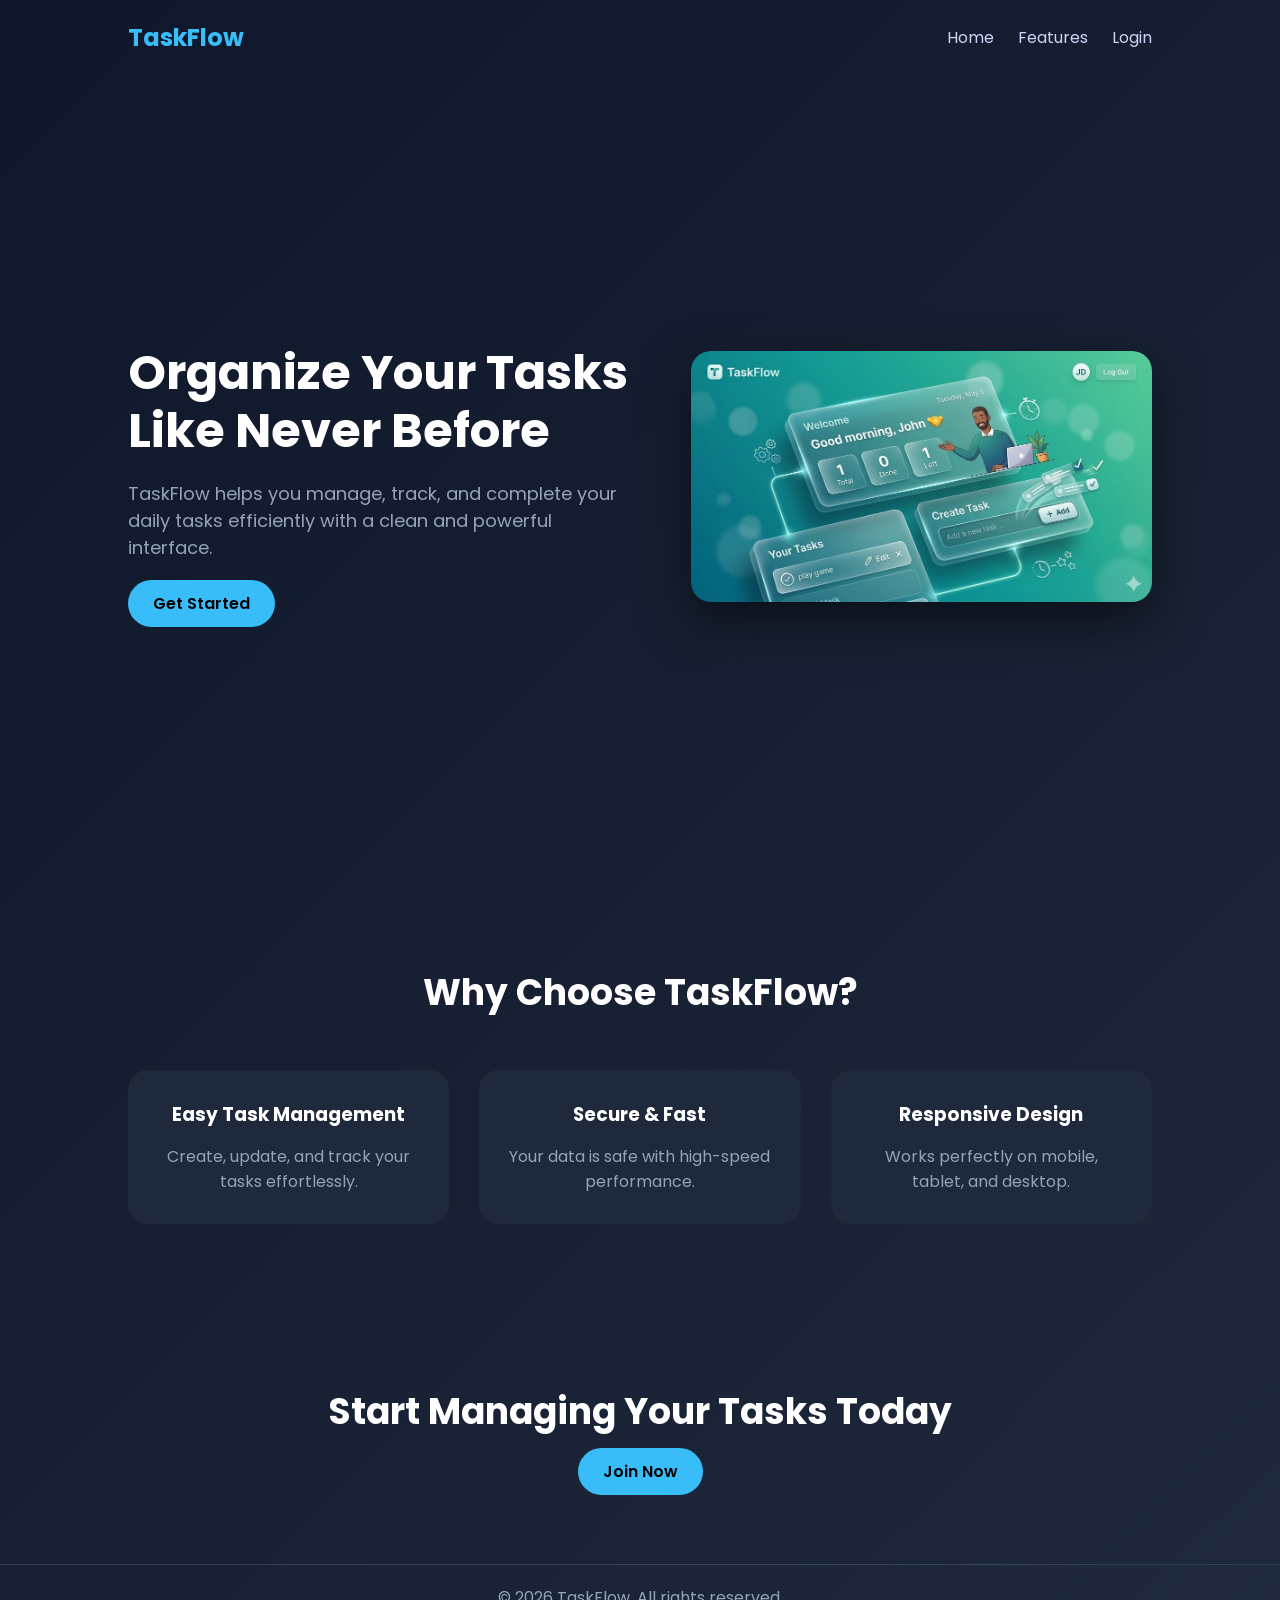
<file: public/landingPage.html>
<!DOCTYPE html>
<html lang="en">
<head>
  <meta charset="UTF-8">
  <meta name="viewport" content="width=device-width, initial-scale=1.0">
  <title>TaskFlow</title>
  <link href="https://fonts.googleapis.com/css2?family=Poppins:wght@300;400;600;700&display=swap" rel="stylesheet">
  <style>
    * { margin: 0; padding: 0; box-sizing: border-box; font-family: 'Poppins', sans-serif; }

    body {
      background: linear-gradient(135deg, #0f172a, #1e293b);
      color: white;
    }

    header {
      display: flex;
      justify-content: space-between;
      align-items: center;
      padding: 20px 10%;
    }

    header h1 {
      font-size: 24px;
      font-weight: 700;
      color: #38bdf8;
    }

    nav a {
      margin-left: 20px;
      text-decoration: none;
      color: #cbd5f5;
      transition: 0.3s;
    }

    nav a:hover { color: #38bdf8; }

    .hero {
      display: flex;
      justify-content: space-between;
      align-items: center;
      padding: 80px 10%;
      min-height: 90vh;
    }

    .hero-text {
      max-width: 50%;
    }

    .hero-text h2 {
      font-size: 48px;
      margin-bottom: 20px;
      line-height: 1.2;
    }

    .hero-text p {
      color: #94a3b8;
      margin-bottom: 30px;
      font-size: 18px;
    }

    .btn {
      padding: 12px 25px;
      border-radius: 30px;
      background: #38bdf8;
      color: black;
      font-weight: 600;
      text-decoration: none;
      transition: 0.3s;
    }

    .btn:hover {
      background: #0ea5e9;
    }

    .hero-img {
      width: 45%;
    }

    .hero-img img {
      width: 100%;
      border-radius: 20px;
      box-shadow: 0 20px 50px rgba(0,0,0,0.5);
    }

    .features {
      padding: 80px 10%;
      text-align: center;
    }

    .features h2 {
      font-size: 36px;
      margin-bottom: 50px;
    }

    .feature-grid {
      display: grid;
      grid-template-columns: repeat(auto-fit, minmax(250px, 1fr));
      gap: 30px;
    }

    .card {
      background: #1e293b;
      padding: 30px;
      border-radius: 20px;
      transition: 0.3s;
    }

    .card:hover {
      transform: translateY(-10px);
      background: #334155;
    }

    .card h3 { margin-bottom: 15px; }
    .card p { color: #94a3b8; }

    .cta {
      text-align: center;
      padding: 80px 10%;
    }

    .cta h2 {
      font-size: 36px;
      margin-bottom: 20px;
    }

    footer {
      text-align: center;
      padding: 20px;
      color: #94a3b8;
      border-top: 1px solid #334155;
    }

    @media(max-width: 900px) {
      .hero {
        flex-direction: column;
        text-align: center;
      }

      .hero-text, .hero-img {
        max-width: 100%;
        width: 100%;
      }

      .hero-text h2 { font-size: 36px; }
    }
  </style>
</head>
<body>

<header>
  <h1>TaskFlow</h1>
  <nav>
    <a href="https://taskapp-laravel.onrender.com/dashboard.html">Home</a>
    <a href="#features">Features</a>
    <a href="https://taskapp-laravel.onrender.com/index.html">Login</a>
  </nav>
</header>

<section class="hero">
  <div class="hero-text">
    <h2>Organize Your Tasks <br> Like Never Before</h2>
    <p>TaskFlow helps you manage, track, and complete your daily tasks efficiently with a clean and powerful interface.</p>
    <a href="https://taskapp-laravel.onrender.com/index.html" class="btn">Get Started</a>
  </div>
  <div class="hero-img">
    <img src="image/dashboard.jfif" alt="Task Management">
  </div>
</section>

<section class="features" id="features">
  <h2>Why Choose TaskFlow?</h2>
  <div class="feature-grid">
    <div class="card">
      <h3>Easy Task Management</h3>
      <p>Create, update, and track your tasks effortlessly.</p>
    </div>
    <div class="card">
      <h3>Secure & Fast</h3>
      <p>Your data is safe with high-speed performance.</p>
    </div>
    <div class="card">
      <h3>Responsive Design</h3>
      <p>Works perfectly on mobile, tablet, and desktop.</p>
    </div>
  </div>
</section>

<section class="cta">
  <h2>Start Managing Your Tasks Today</h2>
  <a href="https://taskapp-laravel.onrender.com/index.html" class="btn">Join Now</a>
</section>

<footer>
  <p>© 2026 TaskFlow. All rights reserved.</p>
</footer>

</body>
</html>
</file>
